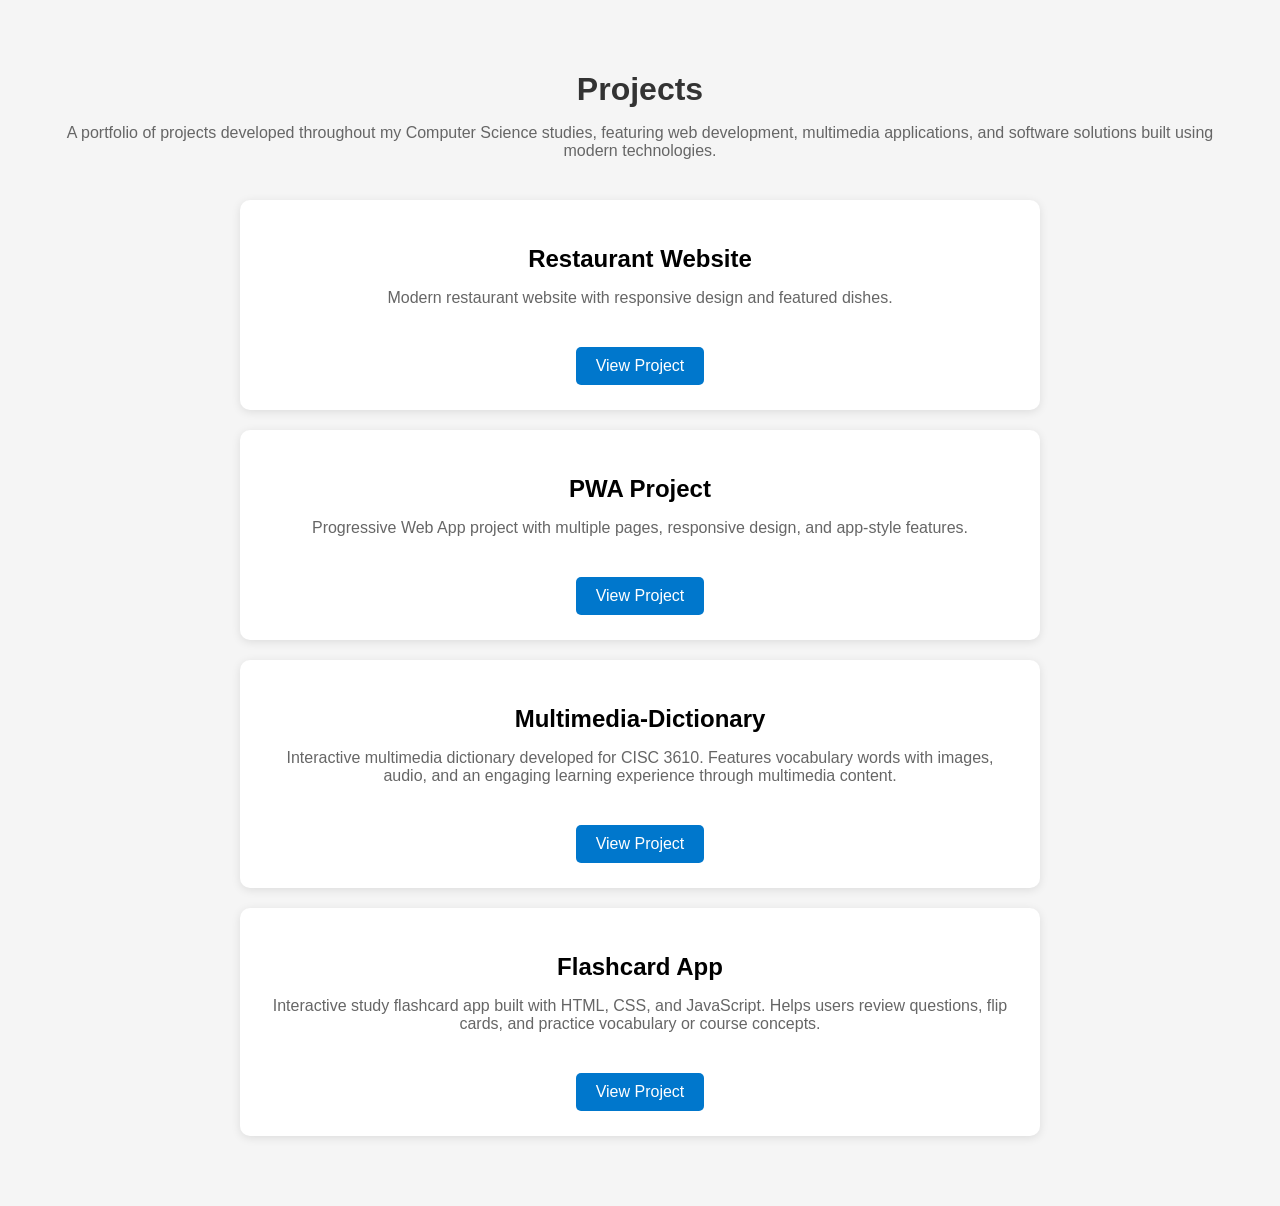
<file: index.html>
<!DOCTYPE html>
<html lang="en">
<head>
    <meta charset="UTF-8">
    <title>Adeel Ashraf - Projects</title>

    <style>
        body {
            font-family: Arial, sans-serif;
            background-color: #f5f5f5;
            text-align: center;
            margin: 0;
            padding: 50px;
        }

        h1 {
            color: #333;
            margin-bottom: 10px;
        }

        p {
            color: #666;
            margin-bottom: 40px;
        }

        .project-container {
            max-width: 800px;
            margin: auto;
        }

        .project-card {
            background: white;
            padding: 25px;
            margin: 20px 0;
            border-radius: 10px;
            box-shadow: 0 2px 10px rgba(0,0,0,0.1);
        }

        .project-card h2 {
            margin-bottom: 10px;
        }

        .project-card a {
            display: inline-block;
            padding: 10px 20px;
            background-color: #0077cc;
            color: white;
            text-decoration: none;
            border-radius: 5px;
        }

        .project-card a:hover {
            background-color: #005fa3;
        }
    </style>
</head>

<body>

    <h1>Projects</h1>

<p>
A portfolio of projects developed throughout my Computer Science studies, featuring web development, multimedia applications, and software solutions built using modern technologies.
</p>

    <div class="project-container">

        <div class="project-card">
            <h2>Restaurant Website</h2>
            <p>Modern restaurant website with responsive design and featured dishes.</p>

            <a href="restaurant-website/index.html">
                View Project
            </a>
        </div>

        <div class="project-card">
    <h2>PWA Project</h2>
    <p>Progressive Web App project with multiple pages, responsive design, and app-style features.</p>

    <a href="pwa-project/index.html">
        View Project
    </a>
</div>

    <div class="project-card">
    <h2>Multimedia-Dictionary</h2>

    <p>
        Interactive multimedia dictionary developed for CISC 3610.
        Features vocabulary words with images, audio, and an engaging
        learning experience through multimedia content.
    </p>

    <a href="Multimedia-Dictionary/dictionary.html">
        View Project
    </a>
</div>

    <div class="project-card">
    <h2>Flashcard App</h2>

    <p>
        Interactive study flashcard app built with HTML, CSS, and JavaScript.
        Helps users review questions, flip cards, and practice vocabulary or course concepts.
    </p>

    <a href="flashcard-app/index.html">
        View Project
    </a>
</div>

        <!-- Add future projects below -->

        <!--
        <div class="project-card">
            <h2>Gym Website</h2>
            <p>Responsive gym website.</p>

            <a href="gym-website/index.html">
                View Project
            </a>
        </div>
        -->

    </div>

</body>
</html>
</file>
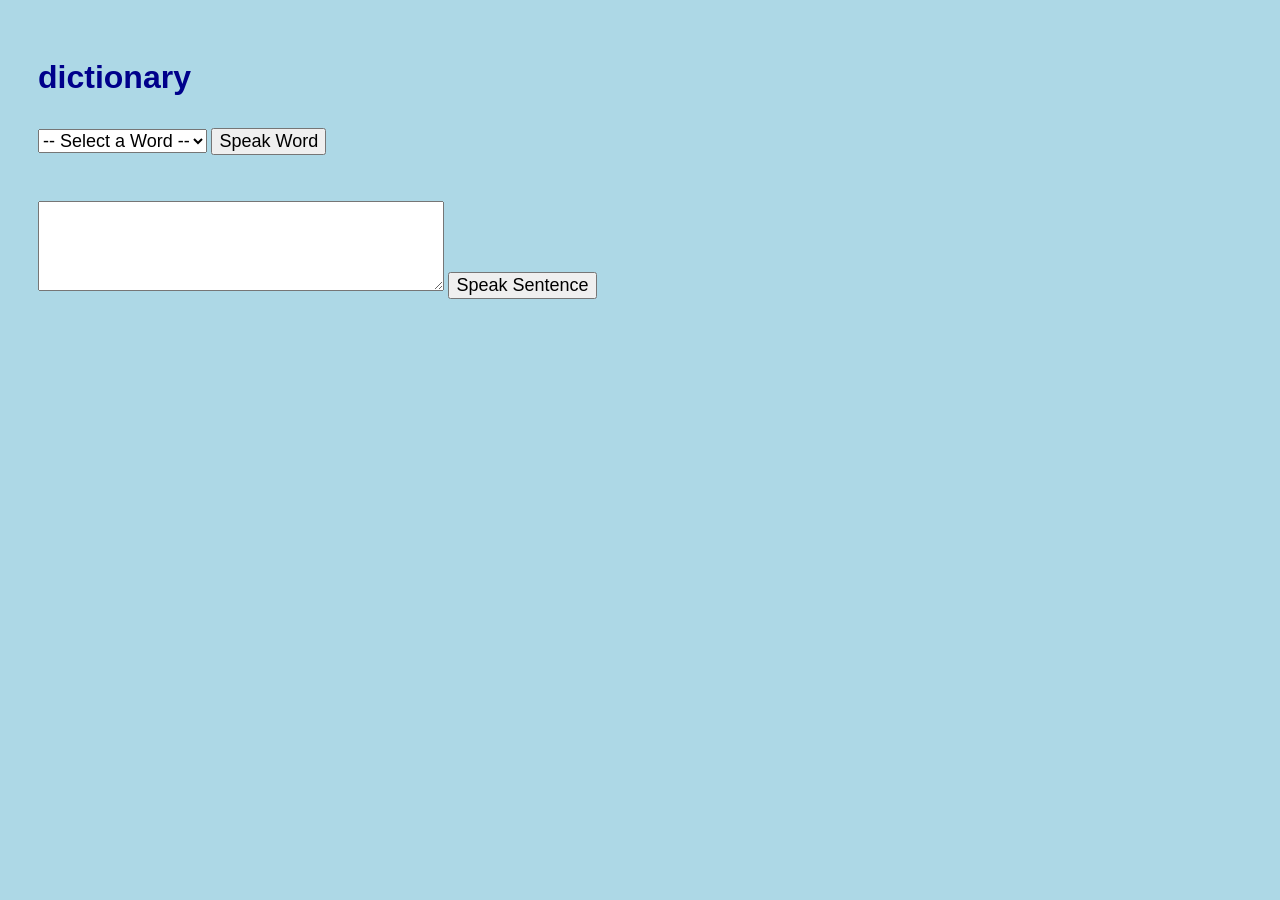
<file: dictionary/dictionary.html>
<!DOCTYPE html>
<html>

<head>
    <title>dictionary</title>
    <link rel="stylesheet" href="style.css">
</head>

<body>

    <h1>dictionary</h1>

    <div>

        <select id="wordMenu" onchange="showSentence()">

            <option>-- Select a Word --</option>

            <option data-sentence="The cat is sleeping on the sofa.">
                Cat
            </option>

            <option data-sentence="The dog is barking loudly.">
                Dog
            </option>

            <option data-sentence="The apple is red and sweet.">
                Apple
            </option>

            <option data-sentence="The car is very fast.">
                Car
            </option>

            <option data-sentence="The moon shines at night.">
                Moon
            </option>

        </select>

        <button onclick="speakWord()">
            Speak Word
        </button>

    </div>

    <br><br>

    <textarea id="sentenceBox" rows="4" cols="40" readonly></textarea>

    <button onclick="speakSentence()">
        Speak Sentence
    </button>

    <script src="script.js"></script>

</body>

</html>
</file>
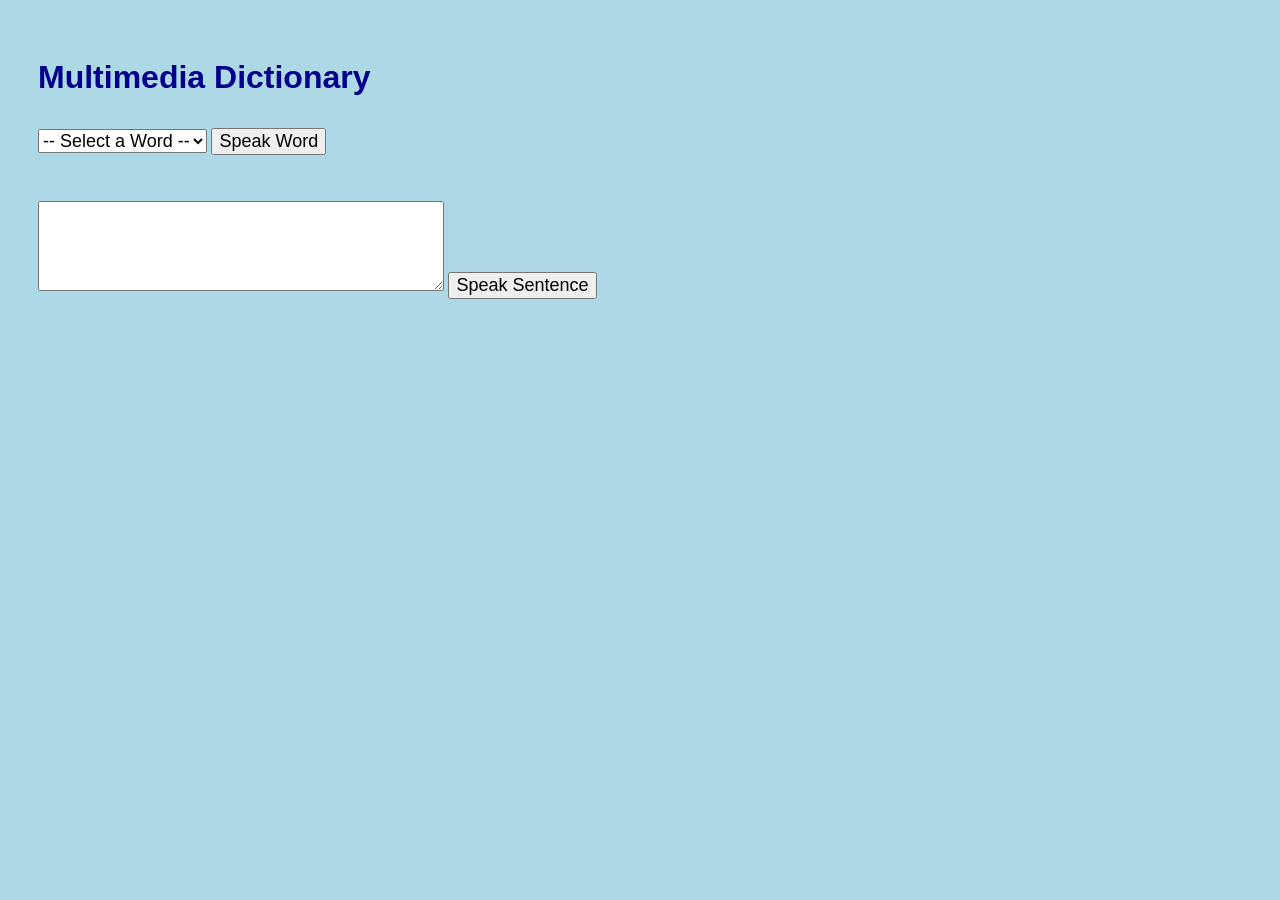
<file: Multimedia-Dictionary/dictionary.html>
<!DOCTYPE html>
<html>

<head>
    <title>Multimedia Dictionary</title>
    <link rel="stylesheet" href="style.css">
</head>

<body>

    <h1>Multimedia Dictionary</h1>

    <div>

        <select id="wordMenu" onchange="showSentence()">

            <option>-- Select a Word --</option>

            <option data-sentence="The cat is sleeping on the sofa.">
                Cat
            </option>

            <option data-sentence="The dog is barking loudly.">
                Dog
            </option>

            <option data-sentence="The apple is red and sweet.">
                Apple
            </option>

            <option data-sentence="The car is very fast.">
                Car
            </option>

            <option data-sentence="The moon shines at night.">
                Moon
            </option>

        </select>

        <button onclick="speakWord()">
            Speak Word
        </button>

    </div>

    <br><br>

    <textarea id="sentenceBox" rows="4" cols="40" readonly></textarea>

    <button onclick="speakSentence()">
        Speak Sentence
    </button>

    <script src="script.js"></script>

</body>

</html>
</file>
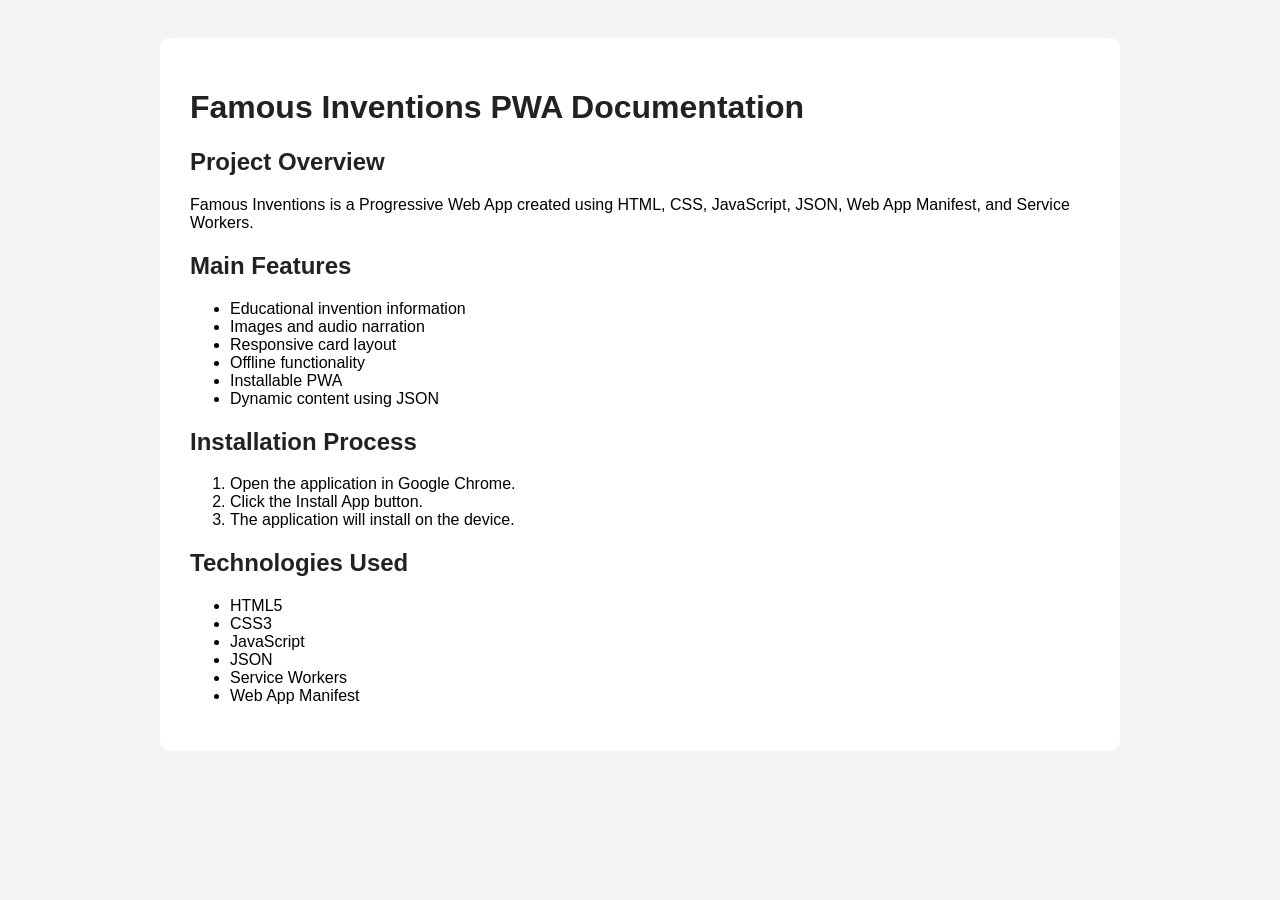
<file: pwa-project/documentation.html>
<!DOCTYPE html>
<html lang="en">

<head>

    <meta charset="UTF-8">

    <meta name="viewport"
          content="width=device-width, initial-scale=1.0">

    <title>Documentation</title>

    <style>

        body{
            font-family: Arial;
            background:#f4f4f4;
            padding:30px;
        }

        .container{
            background:white;
            max-width:900px;
            margin:auto;
            padding:30px;
            border-radius:10px;
        }

        h1,h2{
            color:#222;
        }

    </style>

</head>

<body>

    <div class="container">

        <h1>Famous Inventions PWA Documentation</h1>

        <h2>Project Overview</h2>

        <p>
            Famous Inventions is a Progressive Web App
            created using HTML, CSS, JavaScript,
            JSON, Web App Manifest, and Service Workers.
        </p>

        <h2>Main Features</h2>

        <ul>
            <li>Educational invention information</li>
            <li>Images and audio narration</li>
            <li>Responsive card layout</li>
            <li>Offline functionality</li>
            <li>Installable PWA</li>
            <li>Dynamic content using JSON</li>
        </ul>

        <h2>Installation Process</h2>

        <ol>
            <li>Open the application in Google Chrome.</li>
            <li>Click the Install App button.</li>
            <li>The application will install on the device.</li>
        </ol>

        <h2>Technologies Used</h2>

        <ul>
            <li>HTML5</li>
            <li>CSS3</li>
            <li>JavaScript</li>
            <li>JSON</li>
            <li>Service Workers</li>
            <li>Web App Manifest</li>
        </ul>

    </div>

</body>

</html>
</file>
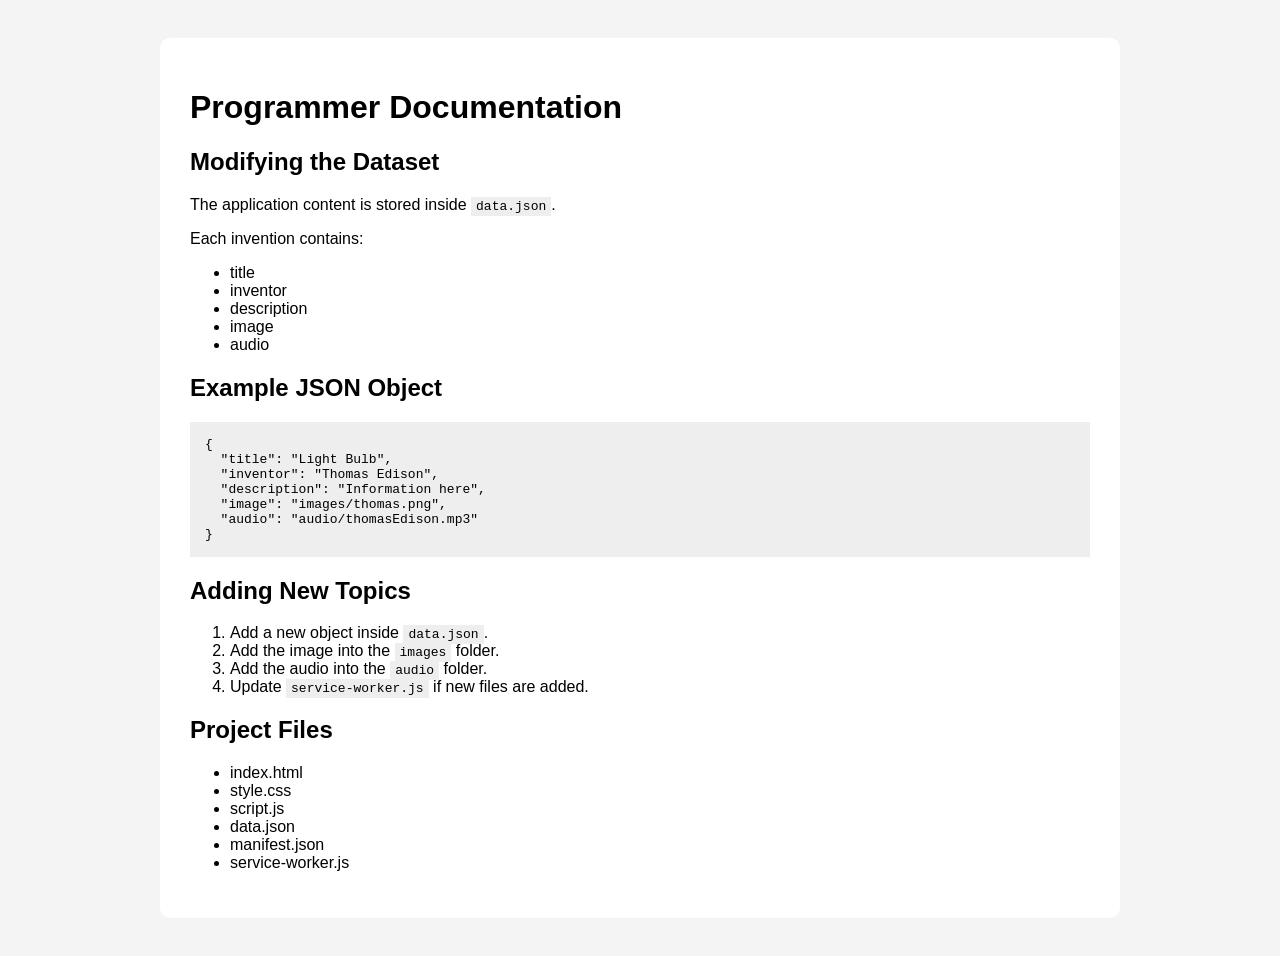
<file: pwa-project/programmer.html>
<!DOCTYPE html>
<html lang="en">

<head>

    <meta charset="UTF-8">

    <meta name="viewport"
          content="width=device-width, initial-scale=1.0">

    <title>Programmer Documentation</title>

    <style>

        body{
            font-family: Arial;
            background:#f4f4f4;
            padding:30px;
        }

        .container{
            background:white;
            max-width:900px;
            margin:auto;
            padding:30px;
            border-radius:10px;
        }

        code{
            background:#eee;
            padding:2px 5px;
        }

        pre{
            background:#eee;
            padding:15px;
            overflow:auto;
        }

    </style>

</head>

<body>

    <div class="container">

        <h1>Programmer Documentation</h1>

        <h2>Modifying the Dataset</h2>

        <p>
            The application content is stored inside
            <code>data.json</code>.
        </p>

        <p>
            Each invention contains:
        </p>

        <ul>
            <li>title</li>
            <li>inventor</li>
            <li>description</li>
            <li>image</li>
            <li>audio</li>
        </ul>

        <h2>Example JSON Object</h2>

<pre>
{
  "title": "Light Bulb",
  "inventor": "Thomas Edison",
  "description": "Information here",
  "image": "images/thomas.png",
  "audio": "audio/thomasEdison.mp3"
}
</pre>

        <h2>Adding New Topics</h2>

        <ol>
            <li>Add a new object inside <code>data.json</code>.</li>
            <li>Add the image into the <code>images</code> folder.</li>
            <li>Add the audio into the <code>audio</code> folder.</li>
            <li>Update <code>service-worker.js</code> if new files are added.</li>
        </ol>

        <h2>Project Files</h2>

        <ul>
            <li>index.html</li>
            <li>style.css</li>
            <li>script.js</li>
            <li>data.json</li>
            <li>manifest.json</li>
            <li>service-worker.js</li>
        </ul>

    </div>

</body>

</html>
</file>
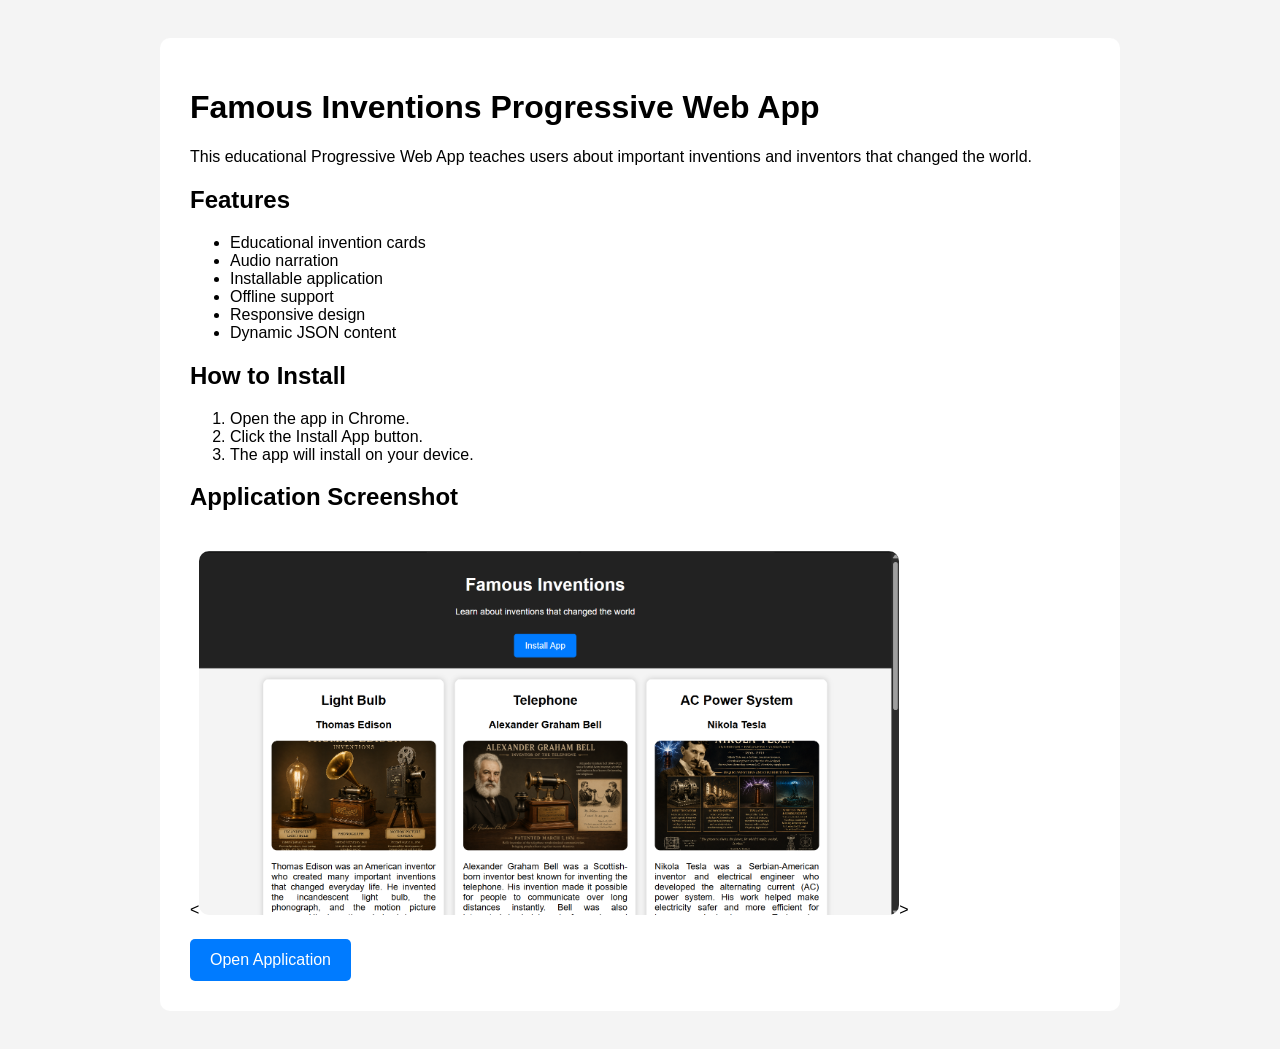
<file: pwa-project/promo.html>
<!DOCTYPE html>
<html lang="en">

<head>
    <meta charset="UTF-8">
    <meta name="viewport" content="width=device-width, initial-scale=1.0">
    <title>Famous Inventions PWA</title>

    <style>

        body{
            font-family: Arial;
            background:#f4f4f4;
            padding:30px;
        }

        .container{
            background:white;
            max-width:900px;
            margin:auto;
            padding:30px;
            border-radius:10px;
        }

        img{
            width:100%;
            max-width:700px;
            border-radius:10px;
            margin-top:20px;
        }

        a{
            display:inline-block;
            margin-top:20px;
            padding:12px 20px;
            background:#007bff;
            color:white;
            text-decoration:none;
            border-radius:5px;
        }

    </style>

</head>

<body>

    <div class="container">

        <h1>Famous Inventions Progressive Web App</h1>

        <p>
            This educational Progressive Web App teaches users about
            important inventions and inventors that changed the world.
        </p>

        <h2>Features</h2>

        <ul>
            <li>Educational invention cards</li>
            <li>Audio narration</li>
            <li>Installable application</li>
            <li>Offline support</li>
            <li>Responsive design</li>
            <li>Dynamic JSON content</li>
        </ul>

        <h2>How to Install</h2>

        <ol>
            <li>Open the app in Chrome.</li>
            <li>Click the Install App button.</li>
            <li>The app will install on your device.</li>
        </ol>

        <h2>Application Screenshot</h2>

        <<img src="screenshots/app.png">>

        <br>

        <a href="index.html">
            Open Application
        </a>

    </div>

</body>

</html>
</file>
<file: dictionary/style.css>
body {

    font-family: Arial;

    background-color: lightblue;

    padding: 30px;

}



h1 {

    color: darkblue;

}



select,
button,
textarea {

    font-size: 18px;

    margin-top: 10px;

}



textarea {

    width: 400px;

}
</file>
<file: Multimedia-Dictionary/style.css>
body {

    font-family: Arial;

    background-color: lightblue;

    padding: 30px;

}



h1 {

    color: darkblue;

}



select,
button,
textarea {

    font-size: 18px;

    margin-top: 10px;

}



textarea {

    width: 400px;

}
</file>
